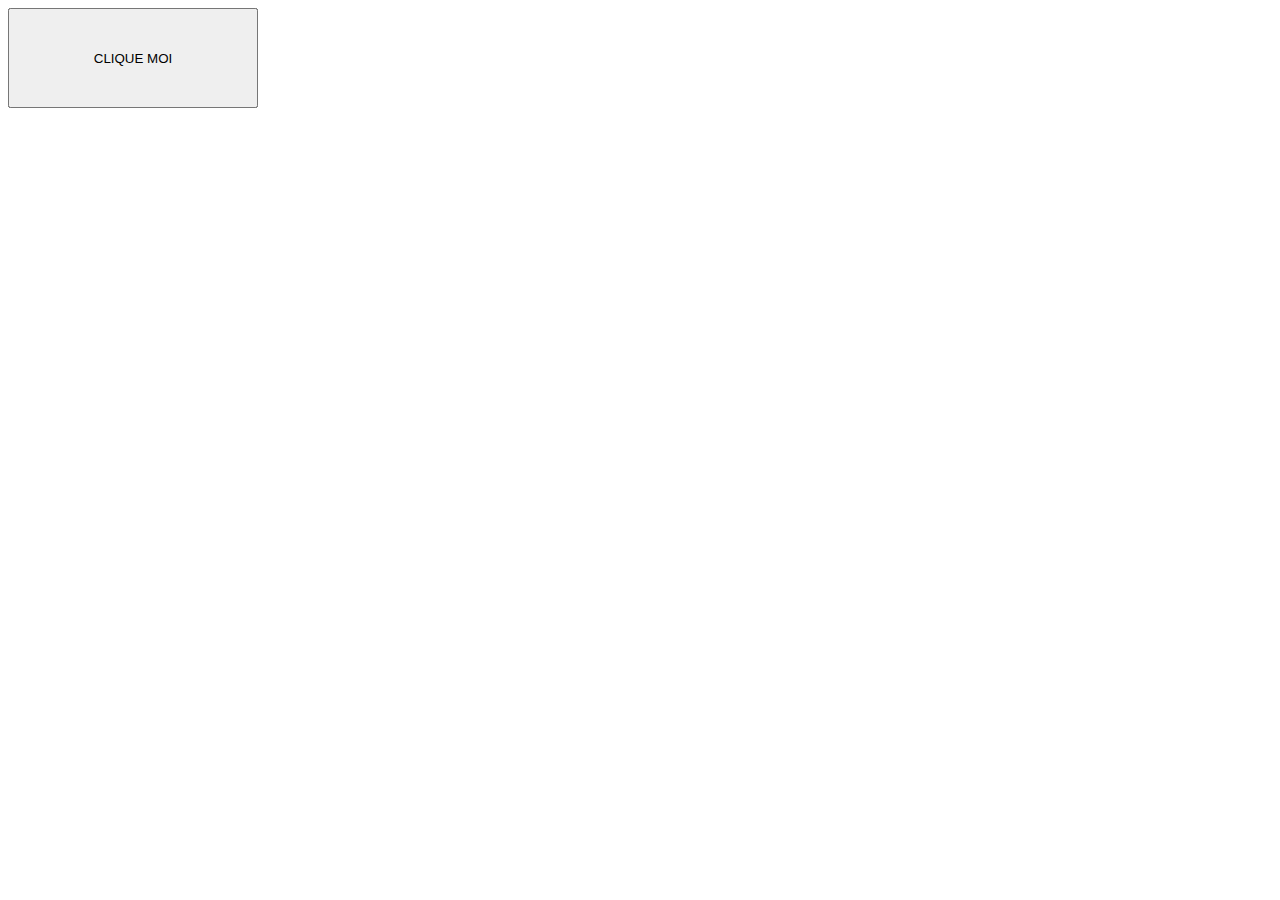
<file: asset/projets/crazyButton/index.html>
<!DOCTYPE html>
<html lang="fr">
<head>
    <meta charset="UTF-8">
    <meta name="viewport" content="width=device-width, initial-scale=1.0">
    <title>Document</title>
    <link rel="stylesheet" href="app.css">
</head>
<body>
        <button class="btns">CLIQUE MOI</button>
        <button class="btns">CLIQUE MOI</button>
        <button class="btns">CLIQUE MOI</button>
        <button class="btns">CLIQUE MOI</button>
        <button class="btns">CLIQUE MOI</button>
        <button class="btns">CLIQUE MOI</button>
        <button class="btns">CLIQUE MOI</button>
        <button class="btns">CLIQUE MOI</button>
        <button class="btns">CLIQUE MOI</button>
        <button class="btns">CLIQUE MOI</button>
        <button class="btns">CLIQUE MOI</button>
        <button class="btns">CLIQUE MOI</button>
        <button class="btns">CLIQUE MOI</button>
        <button class="btns">CLIQUE MOI</button>
        <button class="btns">CLIQUE MOI</button>
        <button class="btns">CLIQUE MOI</button>
        <button class="btns">CLIQUE MOI</button>
        <button class="btns">CLIQUE MOI</button>
        <button class="btns">CLIQUE MOI</button>
        <button class="btns">CLIQUE MOI</button>
        <button class="btns">CLIQUE MOI</button>
        <button class="btns">CLIQUE MOI</button>
        <button class="btns">CLIQUE MOI</button>
        <button class="btns">CLIQUE MOI</button>
        <button class="btns">CLIQUE MOI</button>
        <button class="btns">CLIQUE MOI</button>
        <button class="btns">CLIQUE MOI</button>
        <button class="btns">CLIQUE MOI</button>
        <button class="btns">CLIQUE MOI</button>
        <button class="btns">CLIQUE MOI</button>
        <button class="btns">CLIQUE MOI</button>
        <button class="btns">CLIQUE MOI</button>
        <button class="btns">CLIQUE MOI</button>
        <button class="btns">CLIQUE MOI</button>
        <button class="btns">CLIQUE MOI</button>
        <button class="btns">CLIQUE MOI</button>
        <button class="btns">CLIQUE MOI</button>
        <button class="btns">CLIQUE MOI</button>
    <script src="app.js"></script>
</body>
</html>
</file>
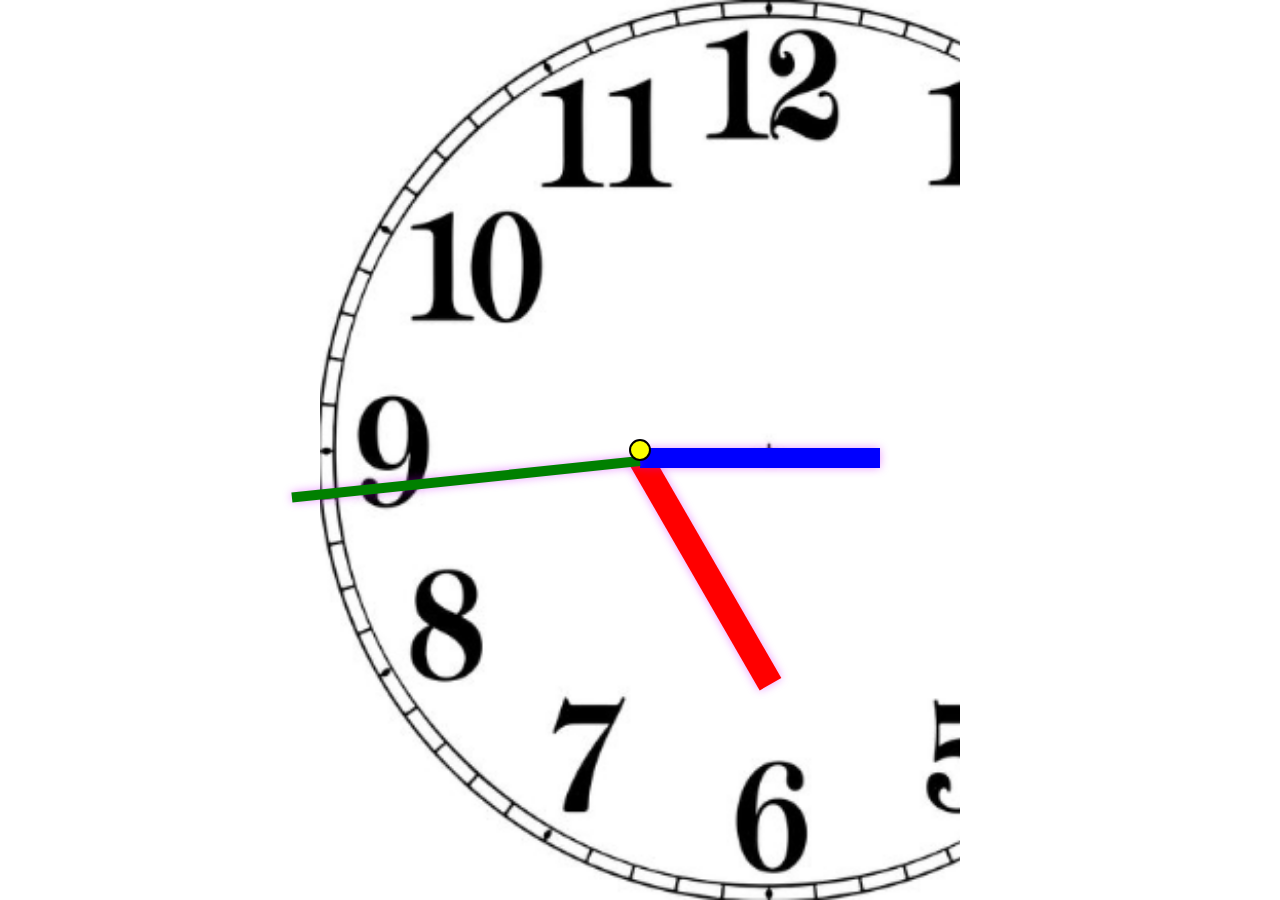
<file: asset/projets/horloge/index.html>
<!DOCTYPE html>
<html lang="fr">
<head>
    <meta charset="UTF-8">
    <meta name="viewport" content="width=device-width, initial-scale=1.0">
    <title>Horloge</title>
    <link rel="stylesheet" href="app.css">
</head>
<body>
<div id="container">
    <div class="horloge">
        <!-- les aiguilles -->
        <div class="heure"></div>
        <div class="minute"></div>
        <div class="seconde"></div>
        <div class="vis"></div>
    </div>
</div>
    <script src="app.js"></script>
</body>
</html>
</file>
<file: asset/projets/crazyButton/app.css>
body {
    overflow: hidden;
}
.btns {
    width: 250px;
    height: 100px;
    position: absolute;
}
</file>
<file: asset/projets/horloge/app.css>
*,*::after,*::before {
    margin: 0;
    padding: 0;
    box-sizing: border-box;
}
#container {
    display: flex;
    justify-content: center;
    align-items: center;
}
.horloge {
    background-image: url(./img/horloge.png);
    height: 100vh;
    width: 50vw;
    background-size: cover;
}

.minute, .heure {
    position: absolute;
    
    background: black;
    margin: auto;
    left: 0;
    bottom: 0;
    right: 0;
    
    transform-origin: bottom center;
    box-shadow: 0 0 10px rgba(204, 0, 255, 0.4);
    
}
.heure {
    background: red;
    width: 25px;
    height: 260px;
    top: -27%;
    transform: rotate(0deg);
}
.minute {
    background: blue;
    height: 240px;
    width: 20px;
    top: -25%;
    transform: rotate(0deg);
}
.seconde {
    position: absolute;
    height: 350px;
    width: 10px;
    background: green;
    margin: auto;
    left: 0;
    bottom: 0;
    right: 0;
    top: -36.5%;
    transform-origin: bottom center;
    transform: rotate(180deg);
    box-shadow: 0 0 10px rgba(204, 0, 255, 0.4);
}
.vis {
    margin: auto;
    position: absolute;
    top: 0;
    left: 0;
    bottom: 0;
    right: 0;
    width: 22px;
    height: 22px;
    background: rgb(251, 255, 0);
    border-radius: 50%;
    border: 2px solid black;
}

/* @keyframes rotate {
    to {
        transform: rotate(360deg);
    }
} */
</file>
